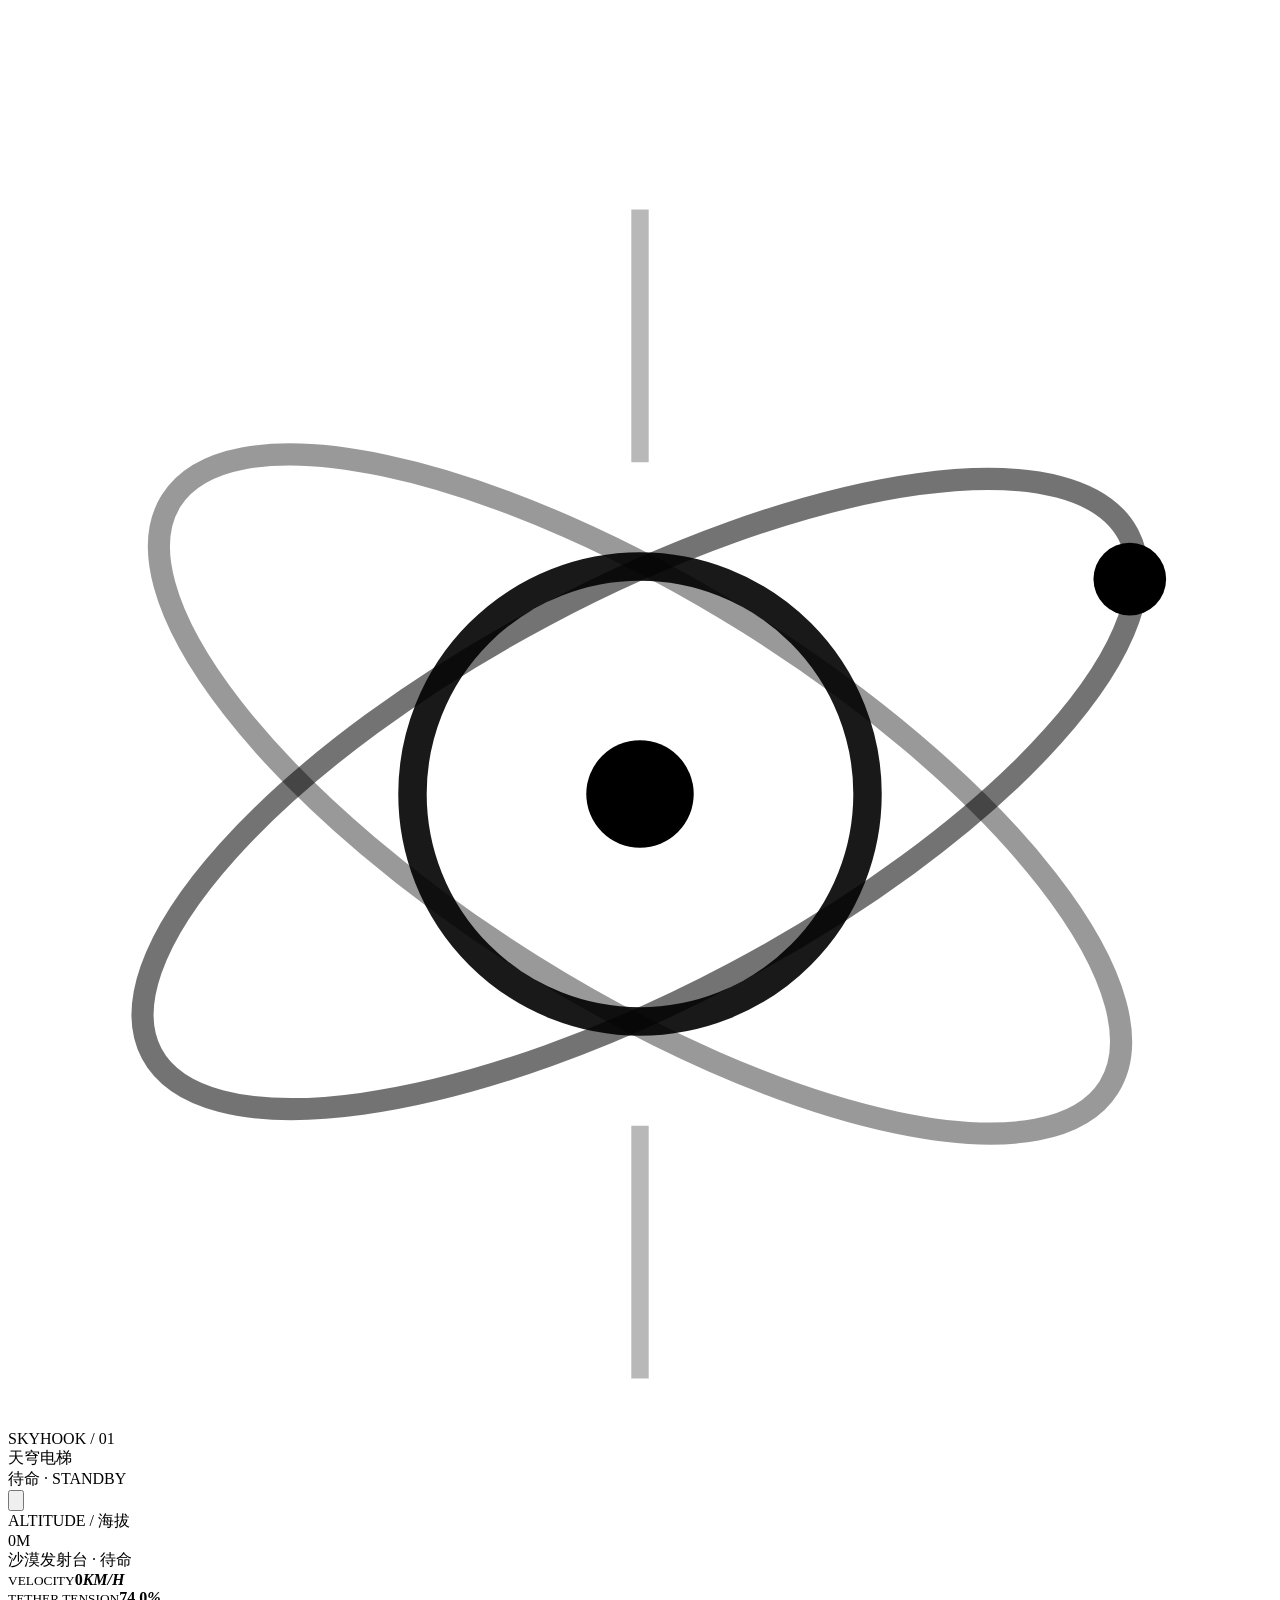
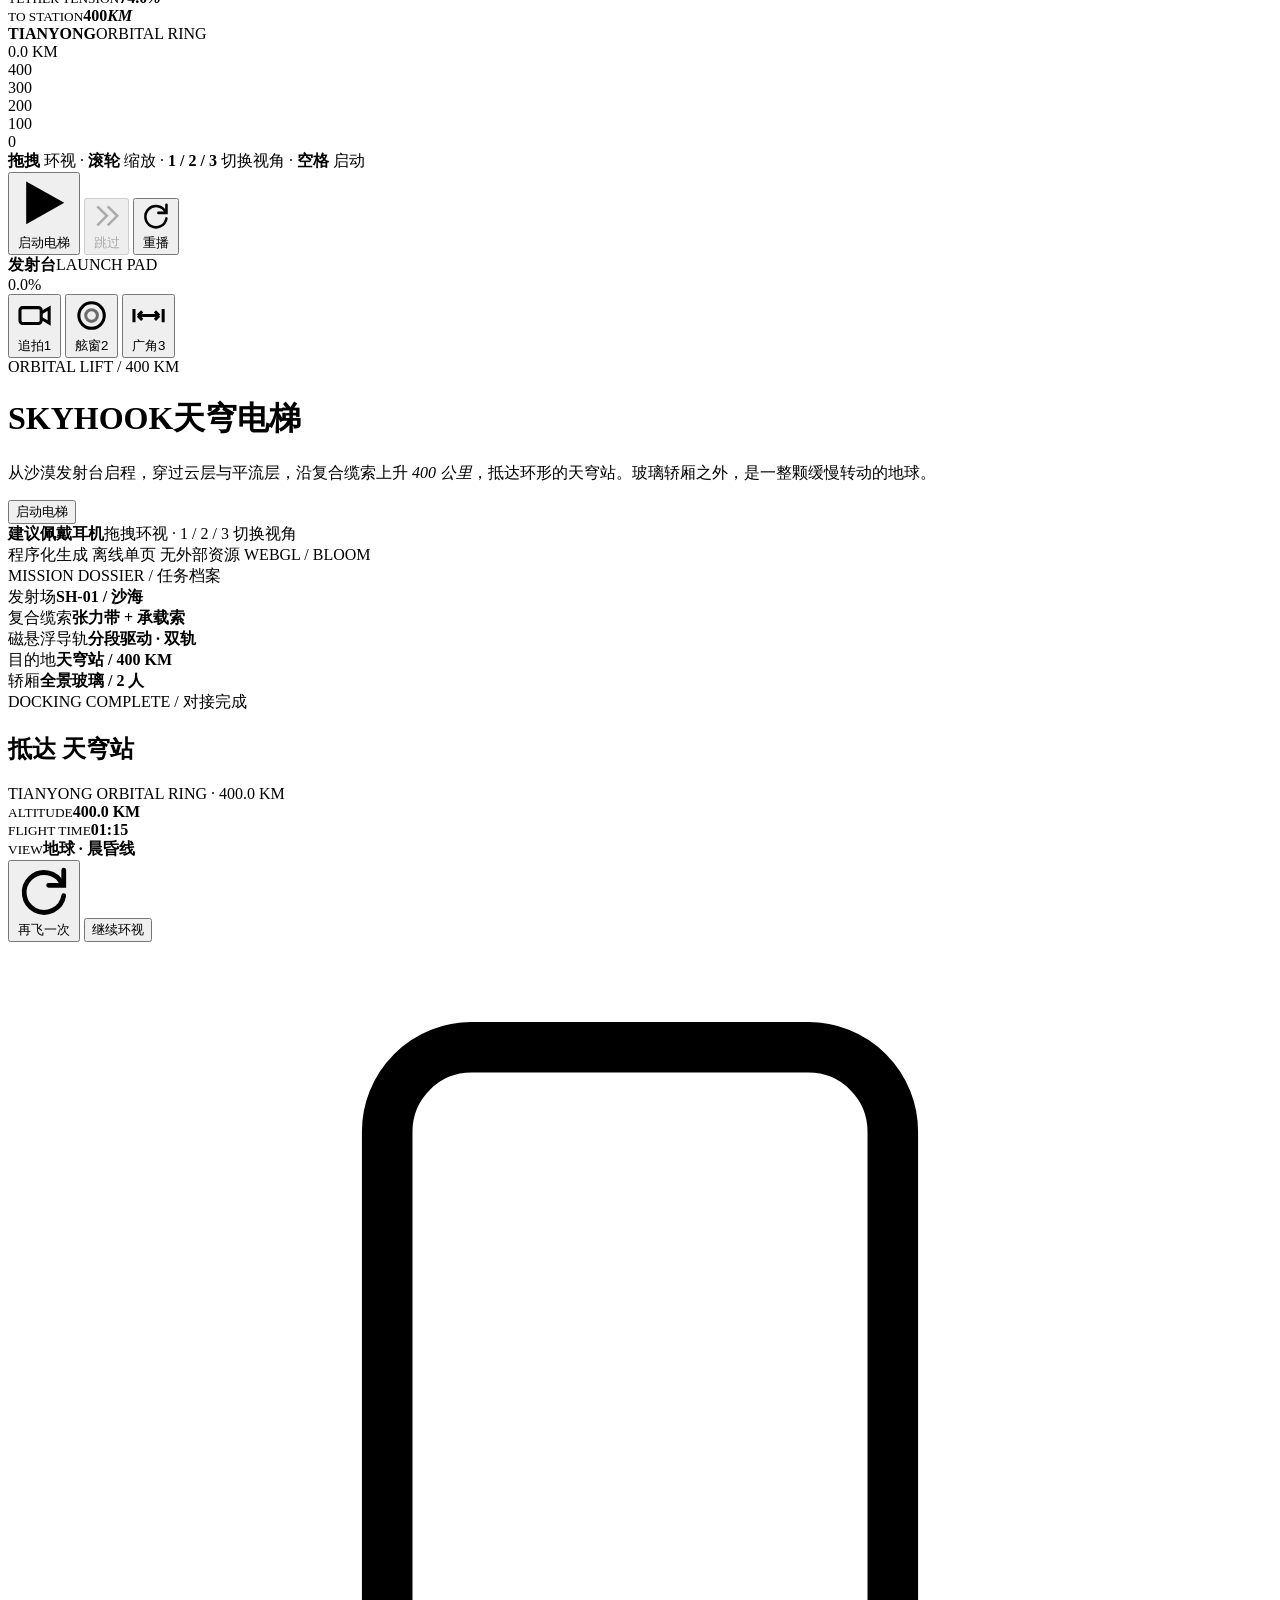
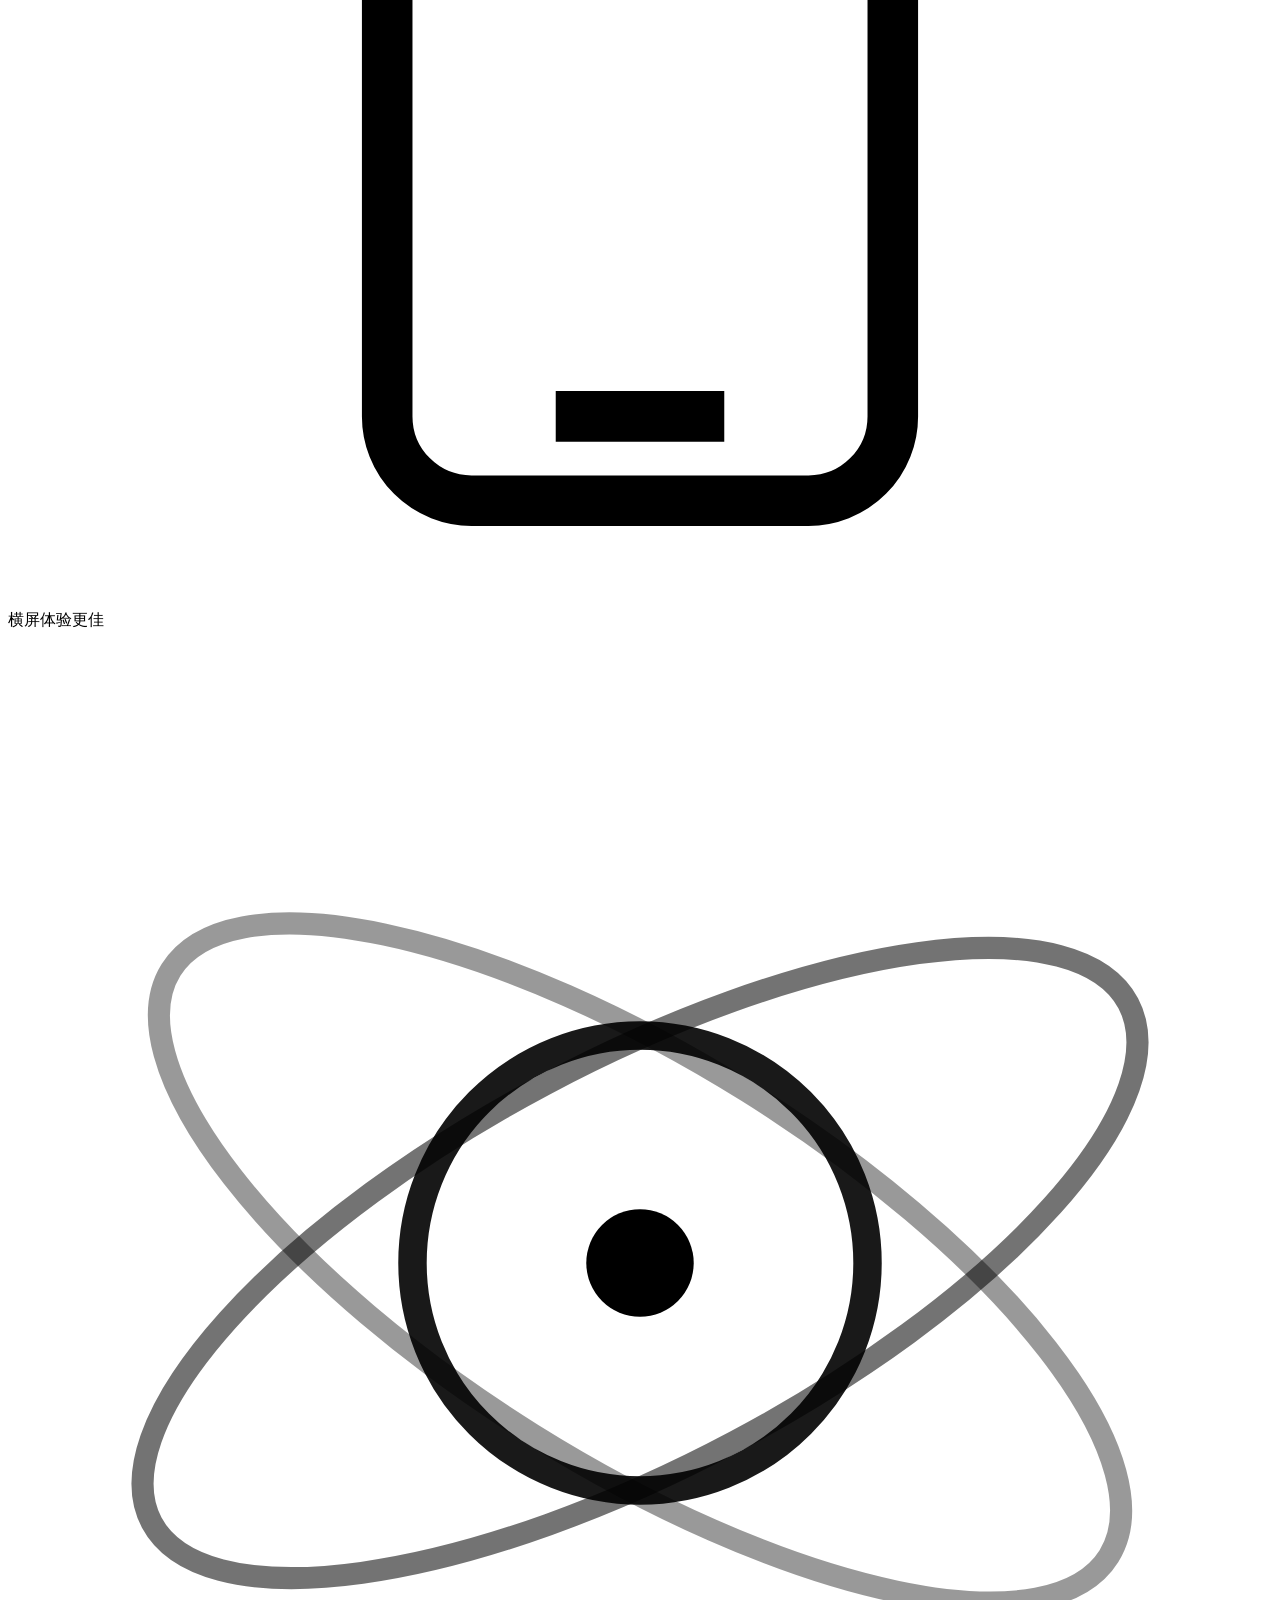
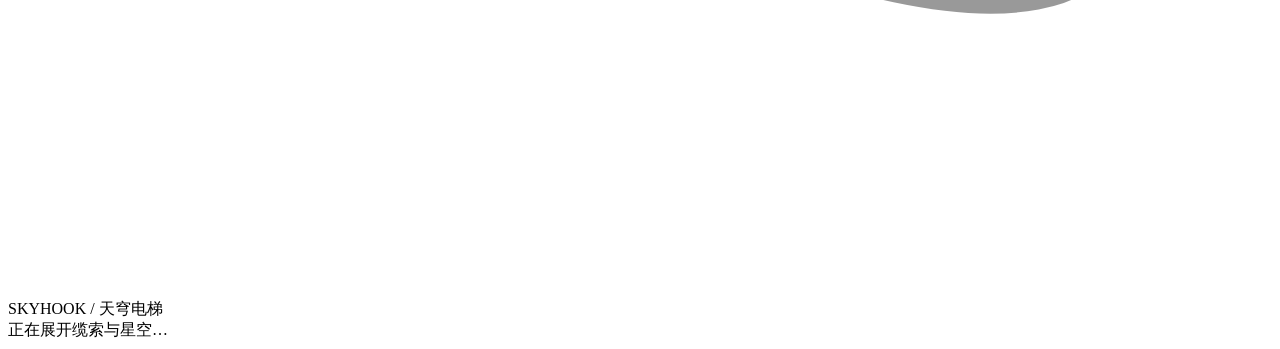
<file: src/index.template.html>
<!DOCTYPE html>
<html lang="zh-CN">
<head>
<meta charset="UTF-8">
<meta name="viewport" content="width=device-width,initial-scale=1,viewport-fit=cover,maximum-scale=1,user-scalable=no">
<meta name="theme-color" content="#03070a">
<meta name="description" content="天穹电梯 · 离线单页 3D 太空电梯体验">
<title>天穹电梯 · SKYHOOK</title>
<style>
/*__CSS__*/
</style>
</head>
<body class="intro-open">
<div id="stage">
  <canvas id="scene" aria-label="天穹电梯三维场景"></canvas>

  <div id="ui">
    <header class="top">
      <div class="brand">
        <svg class="brand-mark" viewBox="0 0 40 40" fill="none" aria-hidden="true">
          <circle cx="20" cy="20" r="7.2" stroke="currentColor" stroke-width=".9" opacity=".9"/>
          <ellipse cx="20" cy="20" rx="17.5" ry="6.4" stroke="currentColor" stroke-width=".7" opacity=".55" transform="rotate(-28 20 20)"/>
          <g class="spin">
            <ellipse cx="20" cy="20" rx="17.5" ry="6.4" stroke="currentColor" stroke-width=".7" opacity=".4" transform="rotate(32 20 20)"/>
            <circle cx="35.5" cy="13.2" r="1.15" fill="currentColor"/>
          </g>
          <path d="M20 1.5v8M20 30.5v8" stroke="currentColor" stroke-width=".55" opacity=".28"/>
          <circle cx="20" cy="20" r="1.7" fill="currentColor"/>
        </svg>
        <div>
          <div class="brand-en">SKYHOOK / 01</div>
          <div class="brand-cn">天穹电梯</div>
        </div>
      </div>
      <div class="mission-state"><span class="status-dot"></span><span id="stateLabel">待命 · STANDBY</span></div>
      <div class="top-right">
        <button class="icon-btn" id="btnSound" aria-label="切换音效" title="音效 (M)">
          <svg viewBox="0 0 24 24" fill="none" stroke="currentColor" stroke-width="1.5" stroke-linecap="round" stroke-linejoin="round">
            <path d="M11 5 6.8 8.6H3.6v6.8h3.2L11 19V5Z"/>
            <path class="snd-wave" d="M15.2 8.5a5 5 0 0 1 0 7M18.2 6a9 9 0 0 1 0 12"/>
          </svg>
        </button>
      </div>
    </header>

    <section class="alt-panel" aria-live="polite">
      <div class="kicker">ALTITUDE / 海拔</div>
      <div class="alt-number"><span id="altValue">0</span><span class="alt-unit" id="altUnit">M</span></div>
      <div class="alt-sub"><i></i><span id="altSub">沙漠发射台 · 待命</span></div>
      <div class="telemetry">
        <div class="tele-item"><small>VELOCITY</small><b id="speedValue">0<em>KM/H</em></b></div>
        <div class="tele-item"><small>TETHER TENSION</small><b id="tensionValue">74.0<em>%</em></b><div class="tension"><i id="tensionBar"></i></div></div>
        <div class="tele-item"><small>TO STATION</small><b id="distanceValue">400<em>KM</em></b></div>
      </div>
    </section>

    <aside class="altimeter" aria-hidden="true">
      <div class="alt-read"><b>TIANYONG</b>ORBITAL RING<br><span id="altRead">0.0 KM</span></div>
      <div class="alt-rail">
        <div class="alt-ticks">
          <div class="alt-tick major" style="bottom:100%"><span>400</span><i></i></div>
          <div class="alt-tick" style="bottom:75%"><span>300</span><i></i></div>
          <div class="alt-tick" style="bottom:50%"><span>200</span><i></i></div>
          <div class="alt-tick" style="bottom:25%"><span>100</span><i></i></div>
          <div class="alt-tick major" style="bottom:0%"><span>0</span><i></i></div>
        </div>
        <div class="alt-track" id="altTrack"><div class="alt-marker" id="altMarker"></div></div>
      </div>
    </aside>

    <div class="hint"><b>拖拽</b> 环视 · <b>滚轮</b> 缩放 · <b>1 / 2 / 3</b> 切换视角 · <b>空格</b> 启动</div>

    <div class="bottom">
      <div class="actions">
        <button class="btn btn-primary" id="btnLaunch">
          <svg viewBox="0 0 12 12" fill="currentColor"><path d="M2.2 1.4 10.4 6l-8.2 4.6V1.4Z"/></svg>
          <span>启动电梯</span>
        </button>
        <button class="btn btn-ghost" id="btnSkip" disabled>
          <svg viewBox="0 0 14 14" fill="none" stroke="currentColor" stroke-width="1.2"><path d="M2.5 2.5 7 7l-4.5 4.5M7.4 2.5 11.9 7l-4.5 4.5"/></svg>
          <span>跳过</span>
        </button>
        <button class="btn btn-ghost" id="btnReplay">
          <svg viewBox="0 0 14 14" fill="none" stroke="currentColor" stroke-width="1.2" stroke-linecap="round"><path d="M11.6 5.3A5 5 0 1 0 12 8.2"/><path d="M12 1.8v3.8H8.2"/></svg>
          <span>重播</span>
        </button>
      </div>

      <div class="progress-box">
        <div class="progress-head">
          <div class="progress-phase"><b id="phaseName">发射台</b><span id="phaseEn">LAUNCH PAD</span></div>
          <div class="progress-pct"><span id="pctValue">0.0</span>%</div>
        </div>
        <div class="progress-track" id="progressTrack">
          <div class="progress-fill" id="progressFill"></div>
          <div class="progress-dot" style="left:17%"></div>
          <div class="progress-dot" style="left:34%"></div>
          <div class="progress-dot" style="left:58%"></div>
          <div class="progress-dot" style="left:78%"></div>
          <div class="progress-dot" style="left:91%"></div>
        </div>
      </div>

      <div class="views" role="group" aria-label="摄像机视角">
        <button class="view-btn active" data-mode="chase" title="第三人称追拍 (1)">
          <svg viewBox="0 0 14 14" fill="none" stroke="currentColor" stroke-width="1.15"><rect x="1.5" y="4" width="8" height="6" rx="1"/><path d="m9.5 6 3-1.8v5.6L9.5 8"/></svg>
          <span>追拍</span><span class="kk">1</span>
        </button>
        <button class="view-btn" data-mode="porthole" title="舷窗第一人称 (2)">
          <svg viewBox="0 0 14 14" fill="none" stroke="currentColor" stroke-width="1.15"><circle cx="7" cy="7" r="4.8"/><circle cx="7" cy="7" r="2.2" opacity=".55"/></svg>
          <span>舷窗</span><span class="kk">2</span>
        </button>
        <button class="view-btn" data-mode="wide" title="广角 (3)">
          <svg viewBox="0 0 14 14" fill="none" stroke="currentColor" stroke-width="1.15"><path d="M1.5 4.5v5M12.5 4.5v5M3 7h8M3 7l1.6-1.6M3 7l1.6 1.6M11 7 9.4 5.4M11 7 9.4 8.6"/></svg>
          <span>广角</span><span class="kk">3</span>
        </button>
      </div>
    </div>

    <div id="toast"><b></b><span></span></div>
  </div>

  <div id="intro">
    <div class="intro-inner">
      <div class="intro-eyebrow">ORBITAL LIFT / 400 KM</div>
      <h1><span class="title-en">SKYHOOK</span>天穹电梯</h1>
      <p class="intro-sub">从沙漠发射台启程，穿过云层与平流层，沿复合缆索上升 <em>400 公里</em>，抵达环形的天穹站。玻璃轿厢之外，是一整颗缓慢转动的地球。</p>
      <div class="intro-rule"></div>
      <div class="launch-wrap">
        <button class="launch-big" id="btnStart">
          <span class="orb"></span>
          <span>启动电梯</span>
        </button>
        <div class="launch-note"><b>建议佩戴耳机</b>拖拽环视 · 1 / 2 / 3 切换视角</div>
      </div>
      <div class="intro-foot">
        <span><i></i>程序化生成</span>
        <span><i></i>离线单页</span>
        <span><i></i>无外部资源</span>
        <span><i></i>WEBGL / BLOOM</span>
      </div>
    </div>
    <div class="dossier">
      <div class="dossier-title">MISSION DOSSIER / 任务档案</div>
      <div class="dossier-row"><span>发射场</span><b>SH-01 / 沙海</b></div>
      <div class="dossier-row"><span>复合缆索</span><b>张力带 + 承载索</b></div>
      <div class="dossier-row"><span>磁悬浮导轨</span><b>分段驱动 · 双轨</b></div>
      <div class="dossier-row"><span>目的地</span><b>天穹站 / 400 KM</b></div>
      <div class="dossier-row"><span>轿厢</span><b>全景玻璃 / 2 人</b></div>
    </div>
  </div>

  <div id="complete">
    <div class="complete-card">
      <div class="complete-kicker">DOCKING COMPLETE / 对接完成</div>
      <h2 class="complete-title">抵达 <span>天穹站</span></h2>
      <div class="complete-sub">TIANYONG ORBITAL RING · 400.0 KM</div>
      <div class="complete-stats">
        <div><small>ALTITUDE</small><b>400.0 KM</b></div>
        <div><small>FLIGHT TIME</small><b id="completeTime">01:15</b></div>
        <div><small>VIEW</small><b>地球 · 晨昏线</b></div>
      </div>
      <div class="complete-actions">
        <button class="btn btn-primary" id="btnAgain">
          <svg viewBox="0 0 14 14" fill="none" stroke="currentColor" stroke-width="1.2" stroke-linecap="round"><path d="M11.6 5.3A5 5 0 1 0 12 8.2"/><path d="M12 1.8v3.8H8.2"/></svg>
          <span>再飞一次</span>
        </button>
        <button class="btn btn-ghost" id="btnLook">继续环视</button>
      </div>
    </div>
  </div>

  <div class="rotate-tip" id="rotateTip">
    <svg viewBox="0 0 30 30" fill="none" stroke="currentColor" stroke-width="1.2"><rect x="9" y="2.5" width="12" height="25" rx="2"/><path d="M13 25.5h4"/></svg>
    <span>横屏体验更佳</span>
  </div>

  <div id="portholeGlass" aria-hidden="true"></div>
  <div id="flash"></div>

  <div id="loader">
    <svg class="loader-mark" viewBox="0 0 40 40" fill="none">
      <circle cx="20" cy="20" r="7.2" stroke="currentColor" stroke-width=".9" opacity=".9"/>
      <ellipse cx="20" cy="20" rx="17.5" ry="6.4" stroke="currentColor" stroke-width=".7" opacity=".55" transform="rotate(-28 20 20)"/>
      <ellipse cx="20" cy="20" rx="17.5" ry="6.4" stroke="currentColor" stroke-width=".7" opacity=".4" transform="rotate(32 20 20)"/>
      <circle cx="20" cy="20" r="1.7" fill="currentColor"/>
    </svg>
    <div class="loader-title">SKYHOOK / 天穹电梯</div>
    <div class="loader-track"></div>
    <div class="loader-status" id="loaderStatus">正在展开缆索与星空…</div>
  </div>
</div>

<script>
/*__THREE__*/
</script>
<script>
/*__APP__*/
</script>
</body>
</html>
</file>
